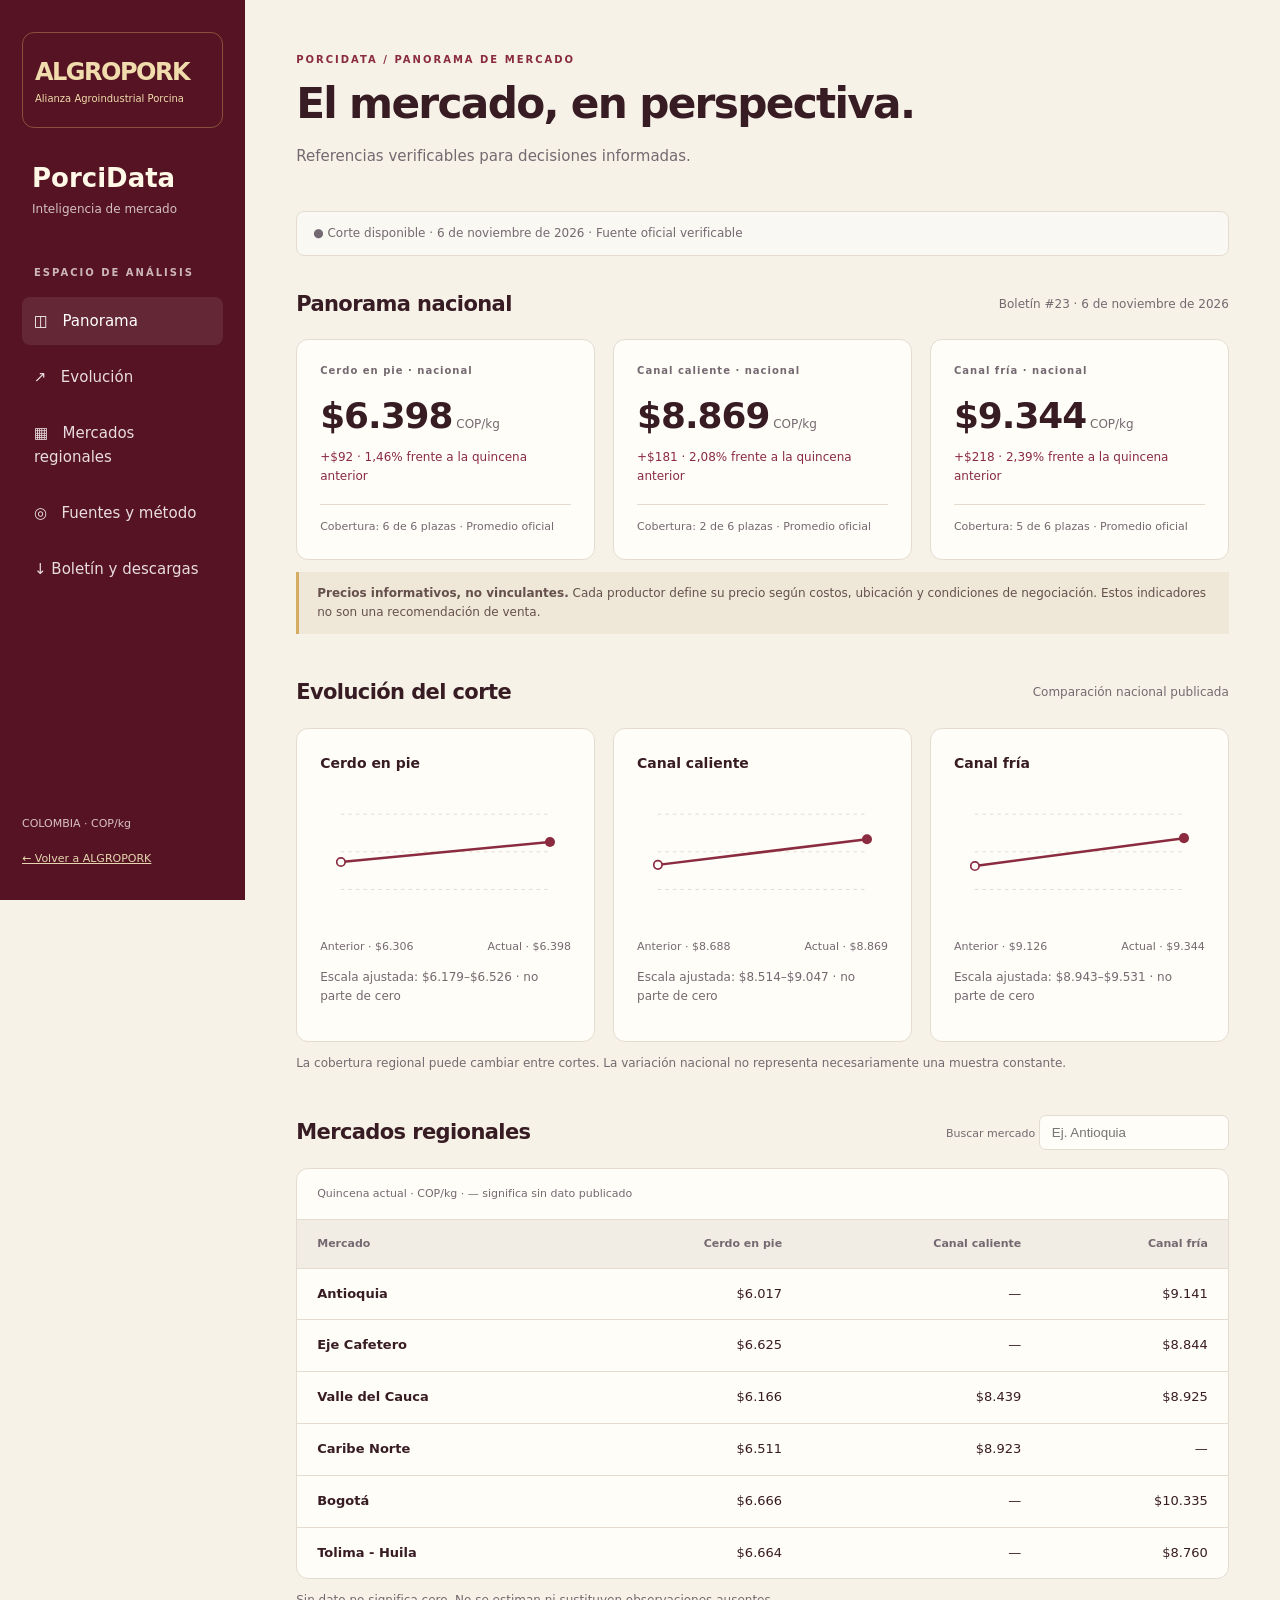
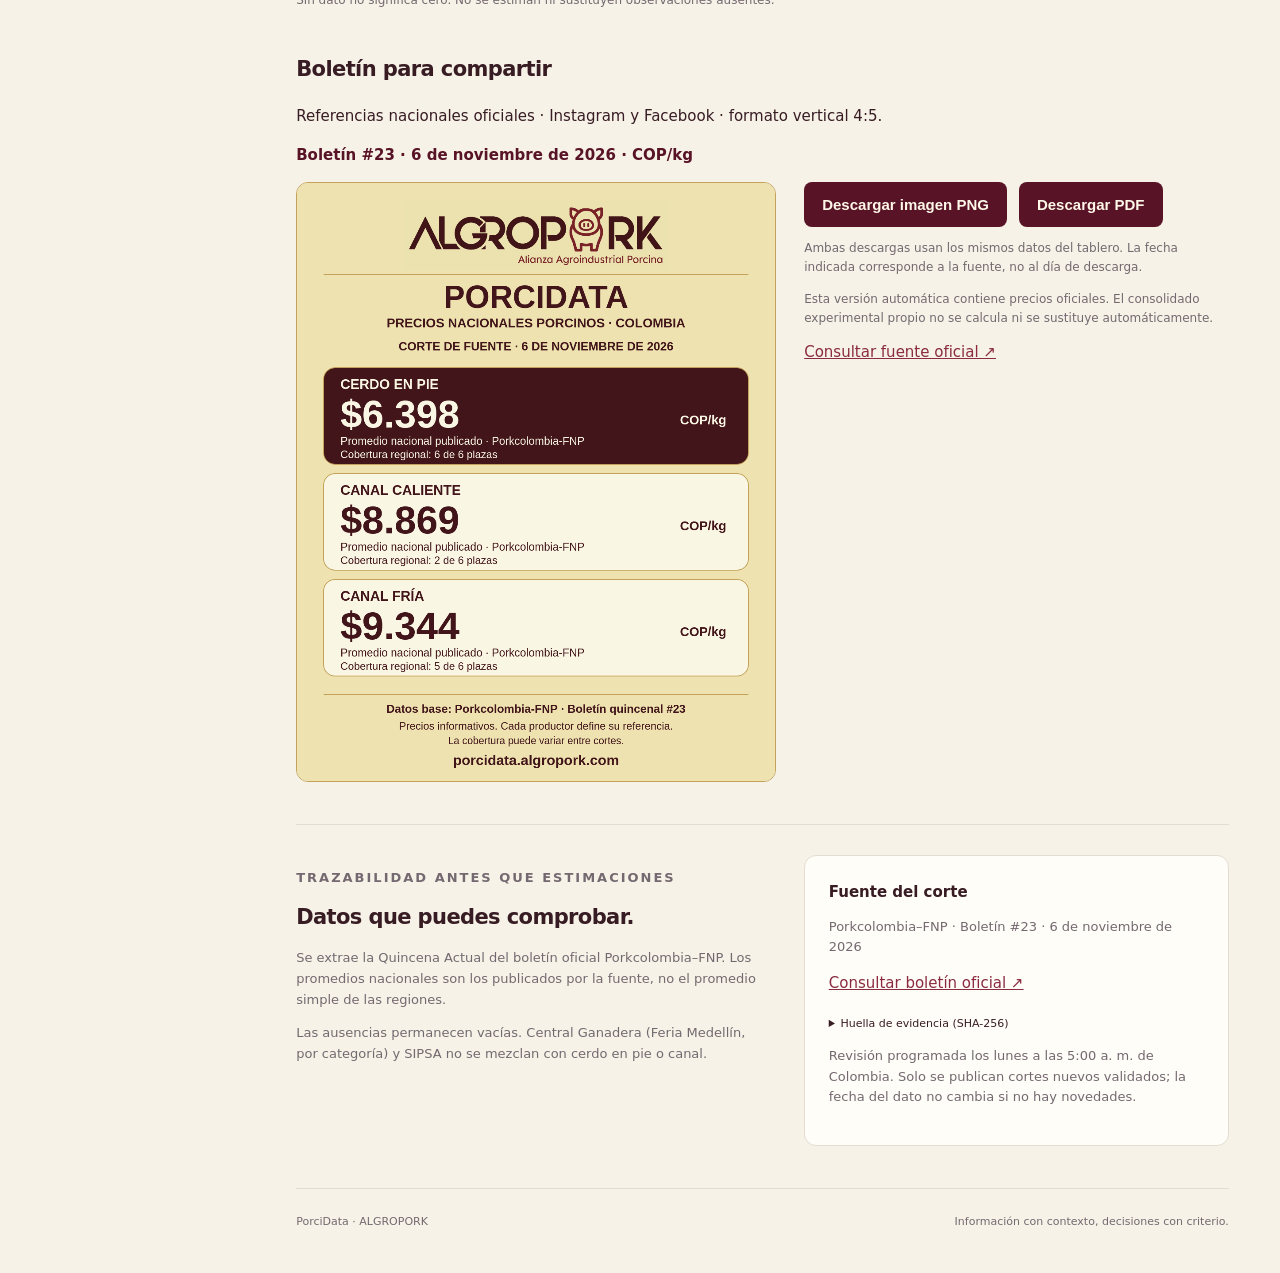
<file: index.html>
<!doctype html>
<html lang="es"><head><meta charset="utf-8"><meta name="viewport" content="width=device-width,initial-scale=1"><title>PorciData · Inteligencia de mercado</title><meta name="description" content="Plataforma ALGROPORK de referencias de precios porcinos en Colombia."><link rel="stylesheet" href="plataforma.css"></head>
<body><a class="skip" href="#contenido">Ir al contenido</a><aside><div class="brand">ALGROPORK<span>Alianza Agroindustrial Porcina</span></div><div class="product">PorciData<small>Inteligencia de mercado</small></div><p class="label">ESPACIO DE ANÁLISIS</p><nav aria-label="Secciones"><a href="#resumen">◫ &nbsp; Panorama</a><a href="#evolucion">↗ &nbsp; Evolución</a><a href="#mercados">▦ &nbsp; Mercados regionales</a><a href="#metodologia">◎ &nbsp; Fuentes y método</a></nav><div class="aside-foot">COLOMBIA · COP/kg<br><a href="https://www.algropork.com/porcidata">← Volver a ALGROPORK</a></div></aside>
<main id="contenido"><header><div><p class="eyebrow">PORCIDATA / PANORAMA DE MERCADO</p><h1>El mercado, en perspectiva.</h1><p class="subtitle">Referencias verificables para decisiones informadas.</p></div></header><div id="status" role="status">Consultando el último corte disponible…</div><section id="resumen"><div class="section-title"><h2>Panorama nacional</h2><span id="corte"></span></div><div id="cards" class="grid"></div><p class="disclaimer"><strong>Precios informativos, no vinculantes.</strong> Cada productor define su precio según costos, ubicación y condiciones de negociación. Estos indicadores no son una recomendación de venta.</p></section><section id="evolucion"><div class="section-title"><h2>Evolución del corte</h2><span>Comparación nacional publicada</span></div><div id="charts" class="grid"></div><p class="note">La cobertura regional puede cambiar entre cortes. La variación nacional no representa necesariamente una muestra constante.</p></section><section id="mercados"><div class="section-title"><h2>Mercados regionales</h2><label>Buscar mercado <input id="search" type="search" placeholder="Ej. Antioquia"></label></div><div class="table-wrap"><table><caption>Quincena actual · COP/kg · — significa sin dato publicado</caption><thead><tr><th>Mercado</th><th>Cerdo en pie</th><th>Canal caliente</th><th>Canal fría</th></tr></thead><tbody id="rows"></tbody></table></div><p id="coverage" class="note"></p></section><section id="metodologia" class="method"><div><p class="eyebrow">TRAZABILIDAD ANTES QUE ESTIMACIONES</p><h2>Datos que puedes comprobar.</h2><p>Se extrae la Quincena Actual del boletín oficial Porkcolombia–FNP. Los promedios nacionales son los publicados por la fuente, no el promedio simple de las regiones.</p><p>Las ausencias permanecen vacías. Central Ganadera (Feria Medellín, por categoría) y SIPSA no se mezclan con cerdo en pie o canal.</p></div><div class="source"><h3>Fuente del corte</h3><p id="source-label"></p><a id="pdf" target="_blank" rel="noopener">Consultar boletín oficial ↗</a><details><summary>Huella de evidencia (SHA-256)</summary><code id="hash"></code></details><p class="note">La revisión automática de los lunes aún no está activada. Esta plataforma consulta el archivo público de datos al abrirse.</p></div></section><footer>PorciData · ALGROPORK <span>Información con contexto, decisiones con criterio.</span></footer></main><script src="plataforma.js"></script></body></html>
</file>
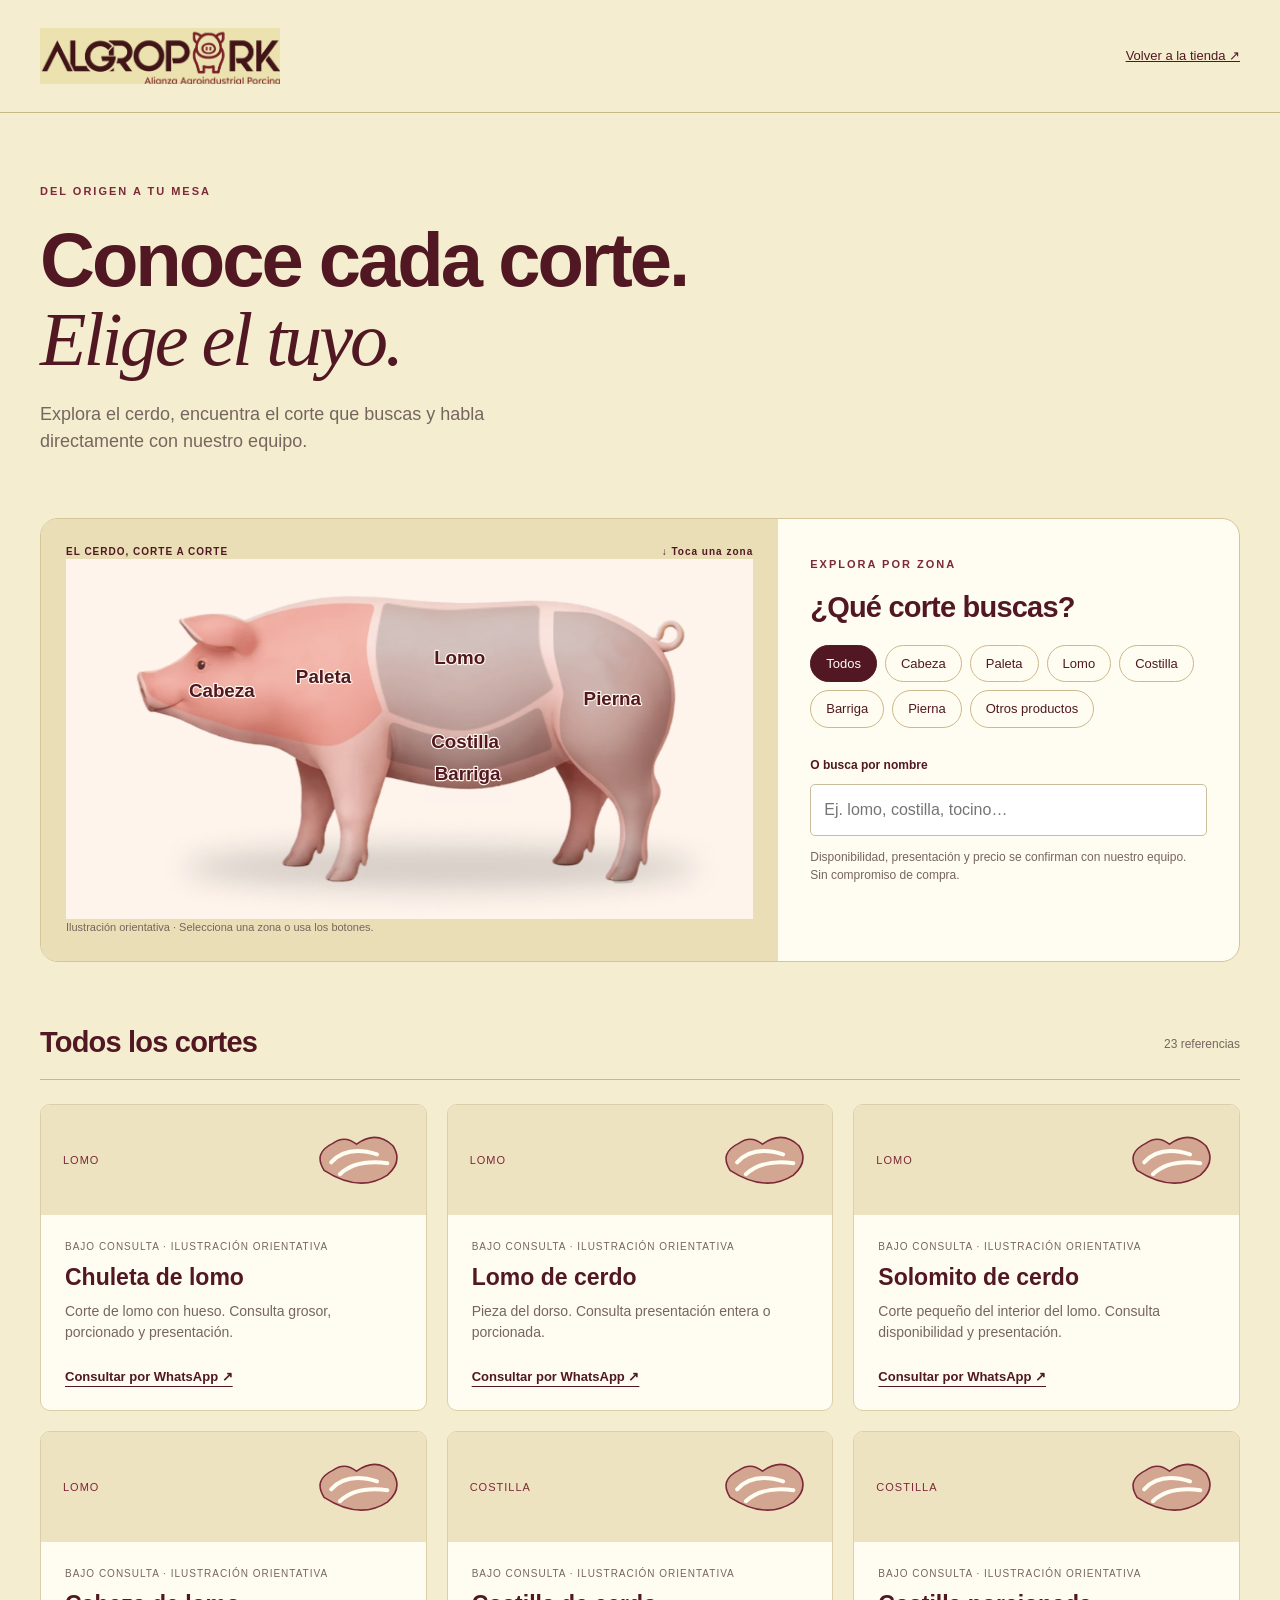
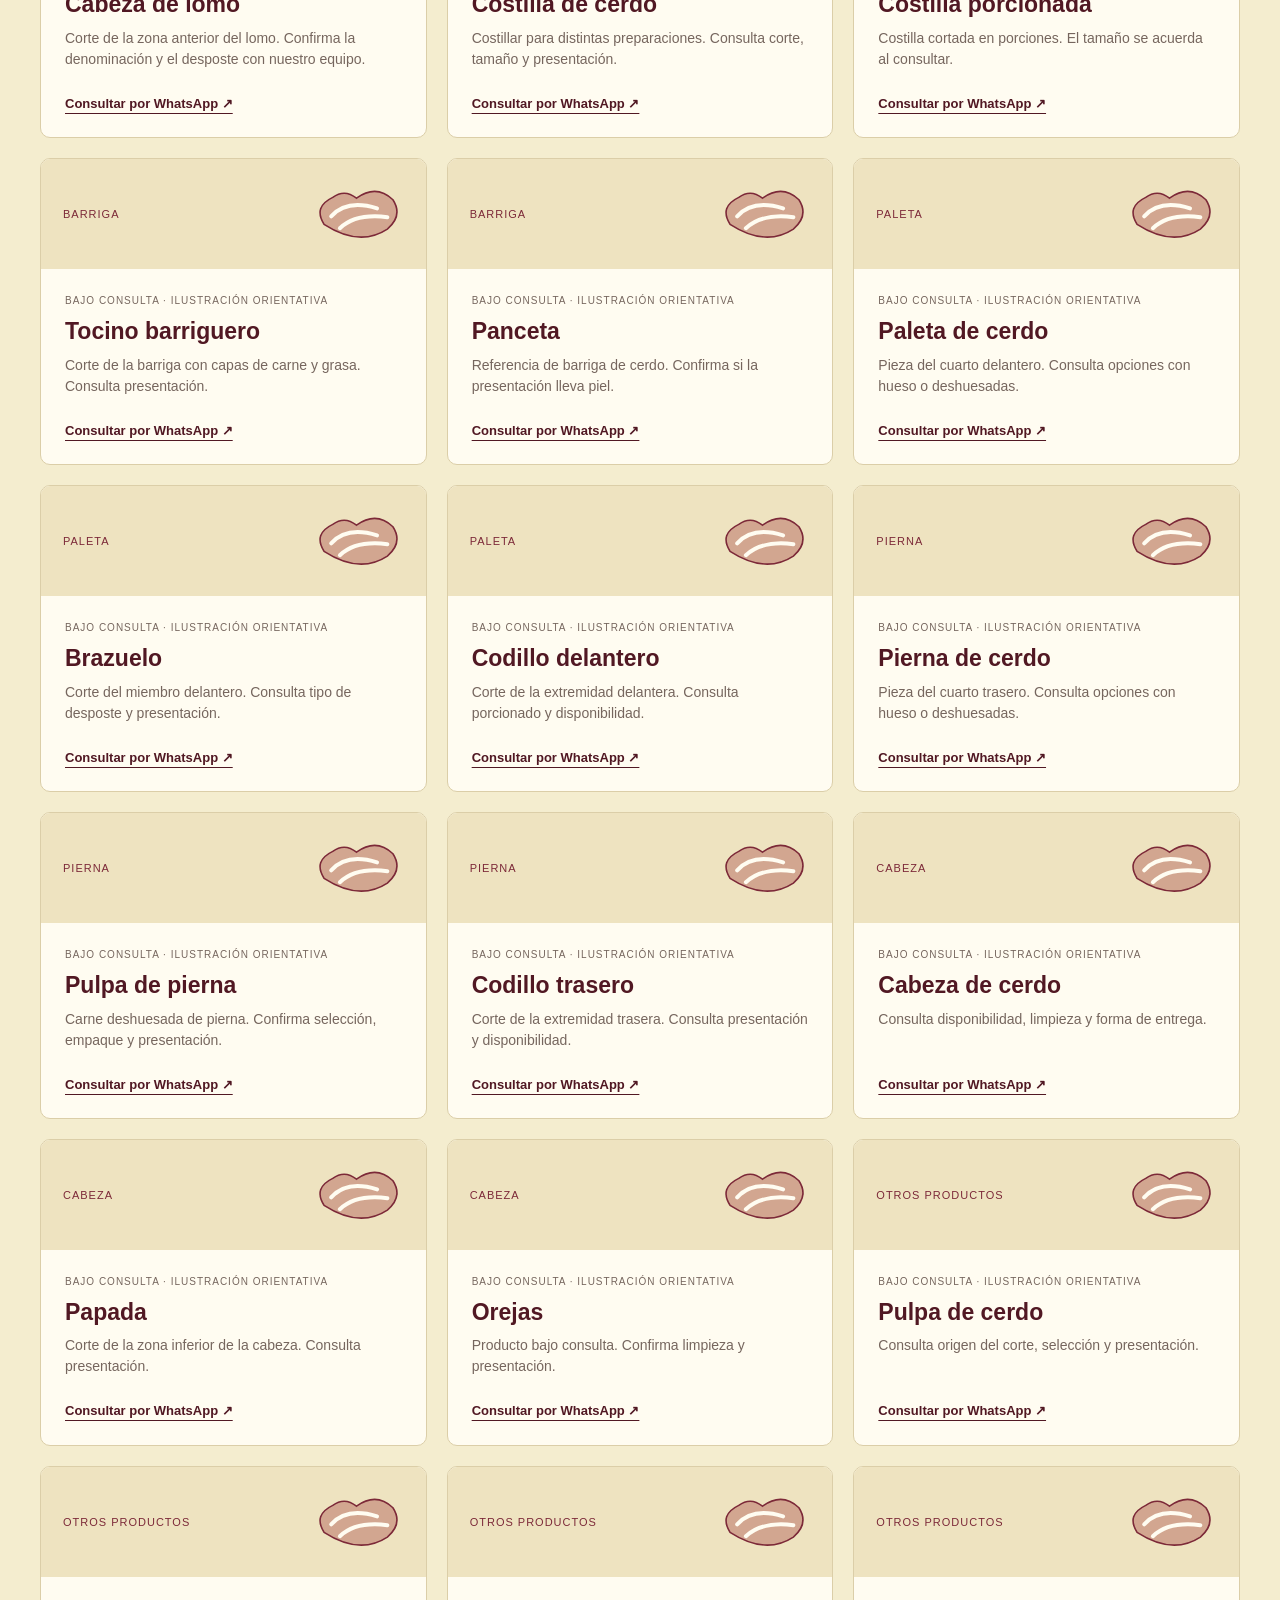
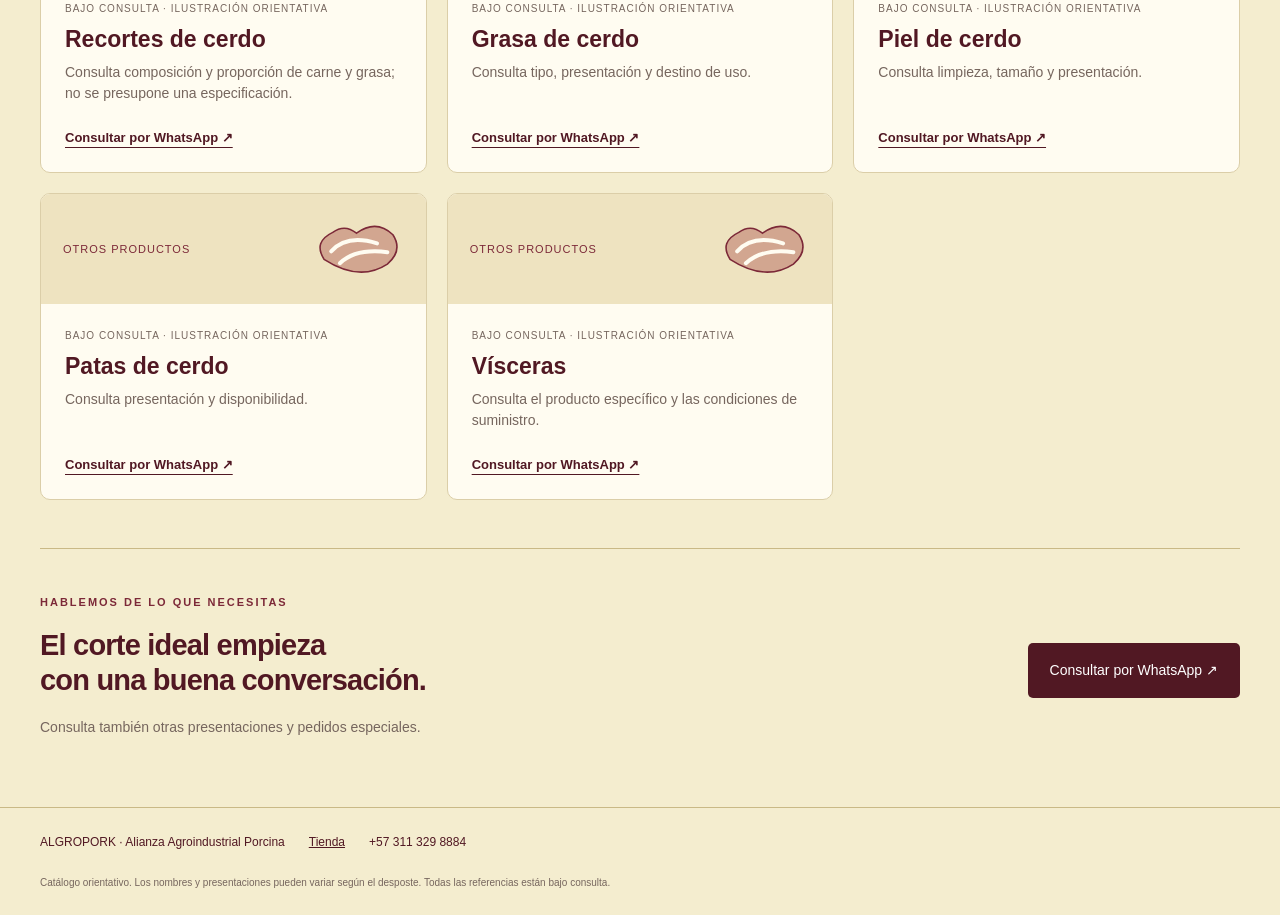
<file: catalogo/index.html>
<!doctype html>
<html lang="es"><head><meta charset="utf-8"><meta name="viewport" content="width=device-width,initial-scale=1"><title>Catálogo de cortes · ALGROPORK</title><meta name="description" content="Explora los cortes de cerdo de ALGROPORK y consulta disponibilidad por WhatsApp."><link rel="stylesheet" href="catalogo.css"></head>
<body><header><a class="brand" href="https://www.algropork.com/" aria-label="ALGROPORK · Inicio"><img src="algropork-logo.png" alt="ALGROPORK · Alianza Agroindustrial Porcina"></a><a class="back" href="https://www.algropork.com/shop">Volver a la tienda ↗</a></header>
<main><section class="intro"><span class="eyebrow">DEL ORIGEN A TU MESA</span><h1>Conoce cada corte.<br><em>Elige el tuyo.</em></h1><p>Explora el cerdo, encuentra el corte que buscas y habla directamente con nuestro equipo.</p></section>
<section class="explorer" aria-label="Explorador de cortes"><div class="diagram"><div class="diagram-top"><span>EL CERDO, CORTE A CORTE</span><span>↓ Toca una zona</span></div><svg class="realistic" viewBox="190 70 810 460" aria-label="Mapa interactivo del cerdo" role="group"><style>.realistic .zone{fill:#ba9a55;fill-opacity:0;stroke:transparent;stroke-width:3;cursor:pointer}.realistic .zone:hover,.realistic .zone:focus,.realistic .zone.active{fill:#ba9a55;fill-opacity:.27;stroke:#7c2938;stroke-opacity:.7}.realistic .zone:focus{outline:none;stroke-width:5}.realistic .labels{fill:#511823;font-size:24px;paint-order:stroke;stroke:#fff5e9;stroke-width:3px;stroke-linejoin:round}</style><image href="cerdo-realista.png" width="1295" height="581"/><g><path class="zone" data-zone="cabeza" d="M249 216Q286 211 323 177L303 148Q338 131 384 150L421 138Q406 218 429 299Q362 289 304 271L259 259Z"/><path class="zone" data-zone="paleta" d="M421 138Q488 115 549 128Q530 191 560 264Q542 285 514 304L533 416L529 472Q514 490 490 476L498 430L482 336L455 323Q428 312 429 299Q406 218 421 138Z"/><path class="zone" data-zone="lomo" d="M563 129Q660 139 759 131Q756 182 777 234Q727 273 667 288Q606 288 566 265Q544 194 563 129Z"/><path class="zone" data-zone="costilla" d="M570 281Q671 321 758 263L777 313Q672 365 573 334Z"/><path class="zone" data-zone="barriga" d="M573 334Q677 370 789 326L798 345Q688 388 574 351Z"/><path class="zone" data-zone="pierna" d="M780 140Q865 142 912 201Q955 270 913 331Q899 347 912 368L892 465Q879 489 851 476L863 429L866 387Q808 331 792 300Q778 242 780 140Z"/></g><g class="labels" aria-hidden="true"><text x="355" y="246">Cabeza</text><text x="485" y="228">Paleta</text><text x="659" y="204">Lomo</text><text x="666" y="311">Costilla</text><text x="669" y="353">Barriga</text><text x="854" y="257">Pierna</text></g></svg><p class="diagram-note">Ilustración orientativa · Selecciona una zona o usa los botones.</p></div><div class="selector"><span class="eyebrow">EXPLORA POR ZONA</span><h2>¿Qué corte buscas?</h2><div id="filters" class="filters"></div><label for="search">O busca por nombre</label><input id="search" type="search" placeholder="Ej. lomo, costilla, tocino…"><p class="availability">Disponibilidad, presentación y precio se confirman con nuestro equipo. Sin compromiso de compra.</p></div></section>
<section class="catalog" aria-labelledby="results-title"><div class="results-head"><h2 id="results-title">Todos los cortes</h2><span id="count" role="status" aria-live="polite"></span></div><div id="cards" class="cards"></div><p class="empty" id="empty" hidden>No encontramos ese corte. Prueba otro nombre o consulta con nuestro equipo.</p></section>
<section class="help"><div><span class="eyebrow">HABLEMOS DE LO QUE NECESITAS</span><h2>El corte ideal empieza<br>con una buena conversación.</h2><p>Consulta también otras presentaciones y pedidos especiales.</p></div><a id="general" class="cta" target="_blank" rel="noopener">Consultar por WhatsApp ↗</a></section></main><footer>ALGROPORK · Alianza Agroindustrial Porcina <a href="https://www.algropork.com/shop">Tienda</a><span>+57 311 329 8884</span><small>Catálogo orientativo. Los nombres y presentaciones pueden variar según el desposte. Todas las referencias están bajo consulta.</small></footer><script src="catalogo.js"></script></body></html>
</file>
<file: plataforma.css>
:root{--wine:#551323;--accent:#8a2b40;--paper:#f6f2e7;--gold:#d4ad62;--ink:#381c24;--muted:#746970;--line:#e4dcd1}*{box-sizing:border-box}html{scroll-behavior:smooth;scroll-padding-top:24px}body{margin:0;background:var(--paper);color:var(--ink);font:15px/1.6 system-ui,-apple-system,sans-serif}a{color:var(--accent)}a:focus-visible,input:focus-visible,summary:focus-visible{outline:3px solid var(--gold);outline-offset:4px}.skip{position:absolute;left:-9999px}.skip:focus{left:20px;z-index:20;background:white;padding:12px}aside{position:fixed;inset:0 auto 0 0;width:245px;padding:32px 22px;background:var(--wine);color:#fff8e7;display:flex;flex-direction:column}.brand{padding:20px 12px;border:1px solid #d4ad6266;border-radius:12px;font-size:24px;letter-spacing:-1.5px;font-weight:800;color:#f0dcac}.brand span{display:block;font-size:10px;letter-spacing:0;font-weight:400}.product{font-size:26px;font-weight:750;margin:30px 10px}.product small{display:block;font-size:12px;color:#d4bfc4;font-weight:400}.label,.eyebrow{font-size:10px;font-weight:800;letter-spacing:2px}.label{color:#ceb7bc;margin:16px 12px}nav{display:grid;gap:8px}nav a{text-decoration:none;color:#e9dce0;padding:12px;border-radius:8px}nav a:hover,nav a.active{background:#ffffff16;color:white}.aside-foot{margin-top:auto;font-size:11px;color:#d9c1c7}.aside-foot a{display:block;margin-top:18px;color:#e6d6b0}main{margin-left:245px;padding:42px clamp(22px,4vw,65px);max-width:1800px}header{display:flex;justify-content:space-between;align-items:center;gap:20px}h1{font-size:clamp(28px,3.3vw,43px);line-height:1.15;letter-spacing:-1.7px;margin:12px 0}.subtitle{color:var(--muted)}.eyebrow{color:var(--accent)}.download{border:1px solid var(--line);background:white;padding:11px 18px;border-radius:8px;text-decoration:none;white-space:nowrap;font-size:13px}#status{border:1px solid var(--line);background:#ffffff80;border-radius:8px;padding:12px 16px;font-size:12px;margin:28px 0;color:var(--muted)}section{margin:32px 0 42px}.section-title{display:flex;justify-content:space-between;align-items:center;gap:12px;margin-bottom:18px}h2{font-size:21px;letter-spacing:-.6px;margin:0}.section-title span,.note{color:var(--muted);font-size:12px}.grid{display:grid;grid-template-columns:repeat(3,minmax(0,1fr));gap:18px}.card{background:#fffdf8;border:1px solid var(--line);border-radius:12px;padding:23px;min-width:0}.card .label{color:var(--muted);margin:0;letter-spacing:1px}.price{font-size:clamp(27px,2.8vw,40px);font-weight:750;letter-spacing:-1px;line-height:1.3;margin:14px 0 8px}.price small{font-size:12px;letter-spacing:0;color:var(--muted);font-weight:400}.change{font-size:12px;color:var(--accent)}.card-bottom{border-top:1px solid var(--line);margin-top:18px;padding-top:13px;color:var(--muted);font-size:11px}.disclaimer{border-left:3px solid var(--gold);padding:12px 18px;background:#efe8d8;color:#65504d;font-size:12px}.chart-title{font-weight:650;font-size:14px}svg{display:block;width:100%;height:140px;margin:12px 0}.axis{display:flex;justify-content:space-between;color:var(--muted);font-size:11px}input{border:1px solid var(--line);border-radius:7px;padding:9px 12px;background:#fffdf8;color:var(--ink);max-width:190px}label{font-size:11px;color:var(--muted)}.table-wrap{overflow:auto;border:1px solid var(--line);border-radius:12px;background:#fffdf8}table{width:100%;border-collapse:collapse;font-size:13px;white-space:nowrap}caption{text-align:left;padding:16px 20px;font-size:11px;color:var(--muted)}th,td{text-align:right;padding:15px 20px;border-top:1px solid var(--line)}th:first-child,td:first-child{text-align:left}th{background:#f1ede5;font-size:11px;color:var(--muted)}td:first-child{font-weight:600}.method{display:grid;grid-template-columns:1.1fr 1fr;gap:40px;border-top:1px solid var(--line);padding-top:30px}.method p{font-size:13px;color:var(--muted)}.source{background:#fffdf8;padding:24px;border:1px solid var(--line);border-radius:12px}h3{margin:0;font-size:15px}details{margin-top:20px;font-size:11px}summary{cursor:pointer}code{display:block;overflow-wrap:anywhere;margin-top:10px}footer{display:flex;justify-content:space-between;border-top:1px solid var(--line);padding-top:24px;font-size:11px;color:var(--muted)}@media(max-width:1000px){aside{width:205px}main{margin-left:205px;padding:28px 22px}.grid{gap:10px}.card{padding:16px}.method{gap:20px}}@media(max-width:760px){aside{position:static;width:auto;padding:18px 20px}.brand{font-size:18px;max-width:230px;padding:9px 12px}.product{margin:12px 0;font-size:20px}.label, .aside-foot{display:none}nav{display:flex;overflow:auto;gap:4px}nav a{white-space:nowrap;font-size:12px;padding:8px}main{margin:0;padding:24px 18px}header{align-items:start;flex-direction:column;gap:8px}h1{letter-spacing:-1px}.grid{grid-template-columns:1fr}.price{font-size:36px}.section-title{align-items:start;flex-direction:column}.method{grid-template-columns:1fr}footer{gap:16px;flex-direction:column}svg{height:130px}}
</file>
<file: catalogo/catalogo.css>
:root{--wine:#511823;--red:#7c2938;--cream:#f4edcf;--paper:#fffcf1;--gold:#ba9a55;--muted:#76665e}*{box-sizing:border-box}body{margin:0;background:var(--cream);color:var(--wine);font:16px/1.5 Arial,sans-serif}header,main,footer{max-width:1280px;margin:auto}header{display:flex;justify-content:space-between;align-items:center;padding:28px 40px;border-bottom:1px solid #c9b986}.brand{font-size:30px;font-weight:900;letter-spacing:-1.5px;text-decoration:none;color:var(--wine)}.brand small{display:block;font-size:10px;font-weight:400;letter-spacing:1px}.back{color:var(--wine);font-size:13px}main{padding:0 40px}.intro{padding:65px 0 45px;max-width:730px}.eyebrow{font-size:11px;font-weight:700;letter-spacing:2px;color:var(--red)}h1{font-size:clamp(43px,6vw,76px);line-height:1.04;letter-spacing:-3px;margin:18px 0 22px}h1 em{font-family:Georgia,serif;font-weight:400}.intro p{color:var(--muted);font-size:18px;max-width:520px}.explorer{display:grid;grid-template-columns:1.6fr 1fr;background:var(--paper);border:1px solid #d5c598;border-radius:18px;overflow:hidden}.diagram{padding:25px;background:#e9deb6;display:flex;flex-direction:column;justify-content:space-between}.diagram-top{display:flex;justify-content:space-between;font-size:10px;font-weight:700;letter-spacing:1px}.diagram svg{width:100%;max-height:360px}.zone{fill:var(--red);cursor:pointer;transition:fill .2s}.zone:hover,.zone:focus,.zone.active{fill:var(--gold);outline:none}.zone:focus{stroke:var(--wine);stroke-width:7}.labels{fill:#fff6dc;text-anchor:middle;font-size:15px;font-weight:700;pointer-events:none}.diagram-note{font-size:11px;color:var(--muted);margin:0}.selector{padding:32px}h2{font-size:29px;line-height:1.2;letter-spacing:-.8px;margin:15px 0 20px}.filters{display:flex;flex-wrap:wrap;gap:8px;margin-bottom:24px}button{font:inherit;cursor:pointer}.filters button{border:1px solid #ccb98c;border-radius:30px;background:transparent;color:var(--wine);padding:8px 15px;font-size:13px}.filters button[aria-pressed=true]{background:var(--wine);color:var(--paper);border-color:var(--wine)}label{font-size:12px;font-weight:700}input{display:block;width:100%;margin:8px 0;padding:13px;border-radius:5px;background:white;border:1px solid #cbbd9c;color:var(--wine);font:inherit}.availability{font-size:12px;color:var(--muted)}.catalog{padding:48px 0}.results-head{display:flex;align-items:center;justify-content:space-between;border-bottom:1px solid #c9b986;margin-bottom:24px}.results-head span{font-size:12px;color:var(--muted)}.cards{display:grid;grid-template-columns:repeat(3,1fr);gap:20px}.card{background:var(--paper);border:1px solid #dbcea8;border-radius:10px;overflow:hidden;display:flex;flex-direction:column}.art{height:110px;background:#eee3c0;display:flex;align-items:center;justify-content:space-between;padding:22px;color:var(--red)}.art svg{width:95px;height:70px}.art span{font-size:11px;text-transform:uppercase;letter-spacing:1px}.body{padding:24px;display:flex;flex-direction:column;flex:1}.badge{font-size:10px;letter-spacing:1px;text-transform:uppercase;color:var(--muted)}h3{font-size:23px;line-height:1.15;margin:10px 0}.body p{font-size:14px;color:var(--muted);margin:0 0 24px;flex:1}.body a{color:var(--wine);font-size:13px;font-weight:700;text-underline-offset:5px}.help{border-top:1px solid #c9b986;display:flex;align-items:center;justify-content:space-between;padding:40px 0 55px;gap:25px}.help p{color:var(--muted);font-size:14px}.cta{background:var(--wine);color:white;padding:17px 22px;border-radius:5px;text-decoration:none;white-space:nowrap;font-size:14px}footer{border-top:1px solid #c9b986;padding:25px 40px;font-size:12px;display:flex;gap:24px;flex-wrap:wrap}footer a{color:inherit}footer small{width:100%;color:var(--muted)}:focus-visible{outline:3px solid var(--gold);outline-offset:4px}@media(max-width:760px){header{padding:20px}.brand{font-size:24px}.back{font-size:11px}main{padding:0 20px}.intro{padding:40px 0 25px}h1{letter-spacing:-2px}.explorer{grid-template-columns:1fr}.diagram{padding:18px}.selector{padding:24px}.cards{grid-template-columns:repeat(2,1fr)}.body{padding:18px}.help{display:block}.cta{display:inline-block}footer{padding:24px 20px}}@media(max-width:460px){.cards{grid-template-columns:1fr}.art{height:95px}.results-head h2{font-size:24px}.diagram-top{font-size:9px}.selector h2{font-size:26px}}
:root .brand{width:240px;height:56px;overflow:hidden;position:relative;display:block}.brand img{position:absolute;width:340px;max-width:none;height:340px;left:-49px;top:-139px}@media(max-width:460px){:root .brand{width:190px}.brand img{width:270px;height:270px;left:-40px;top:-106px}}
</file>
